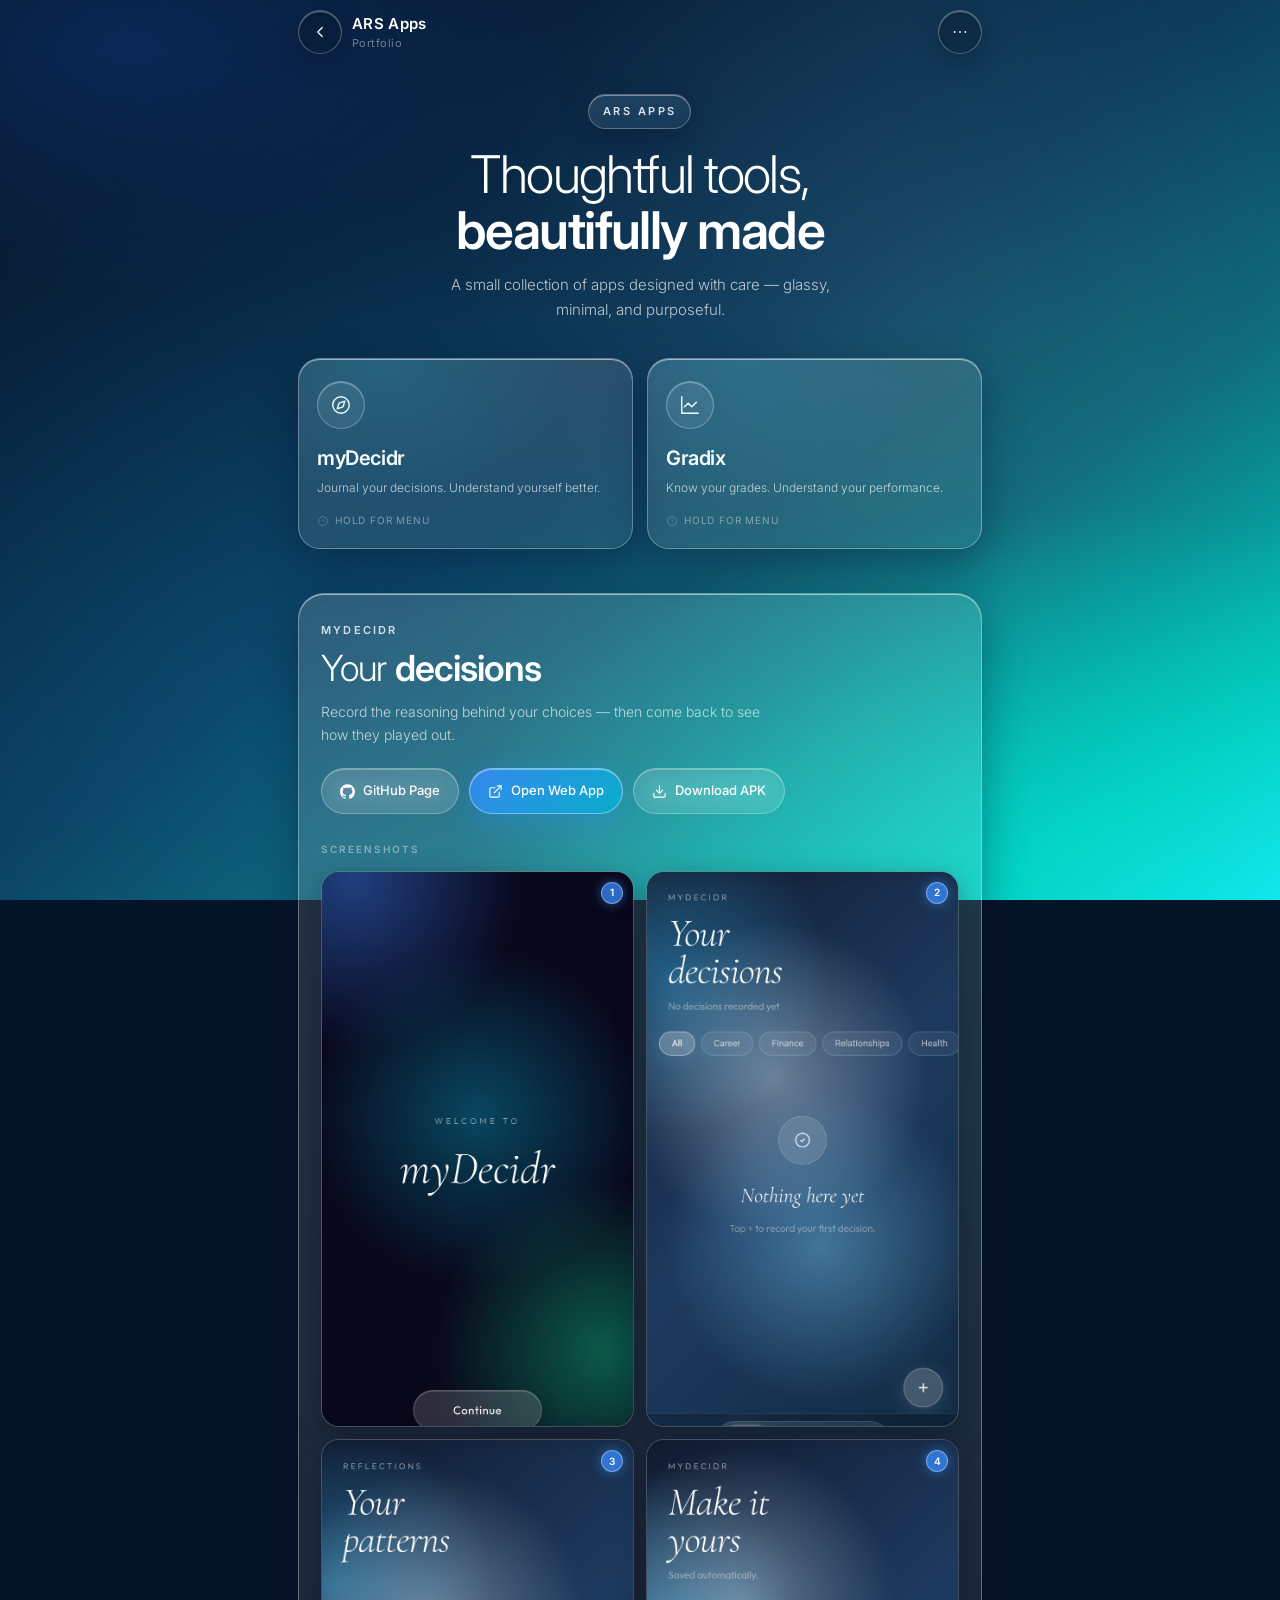
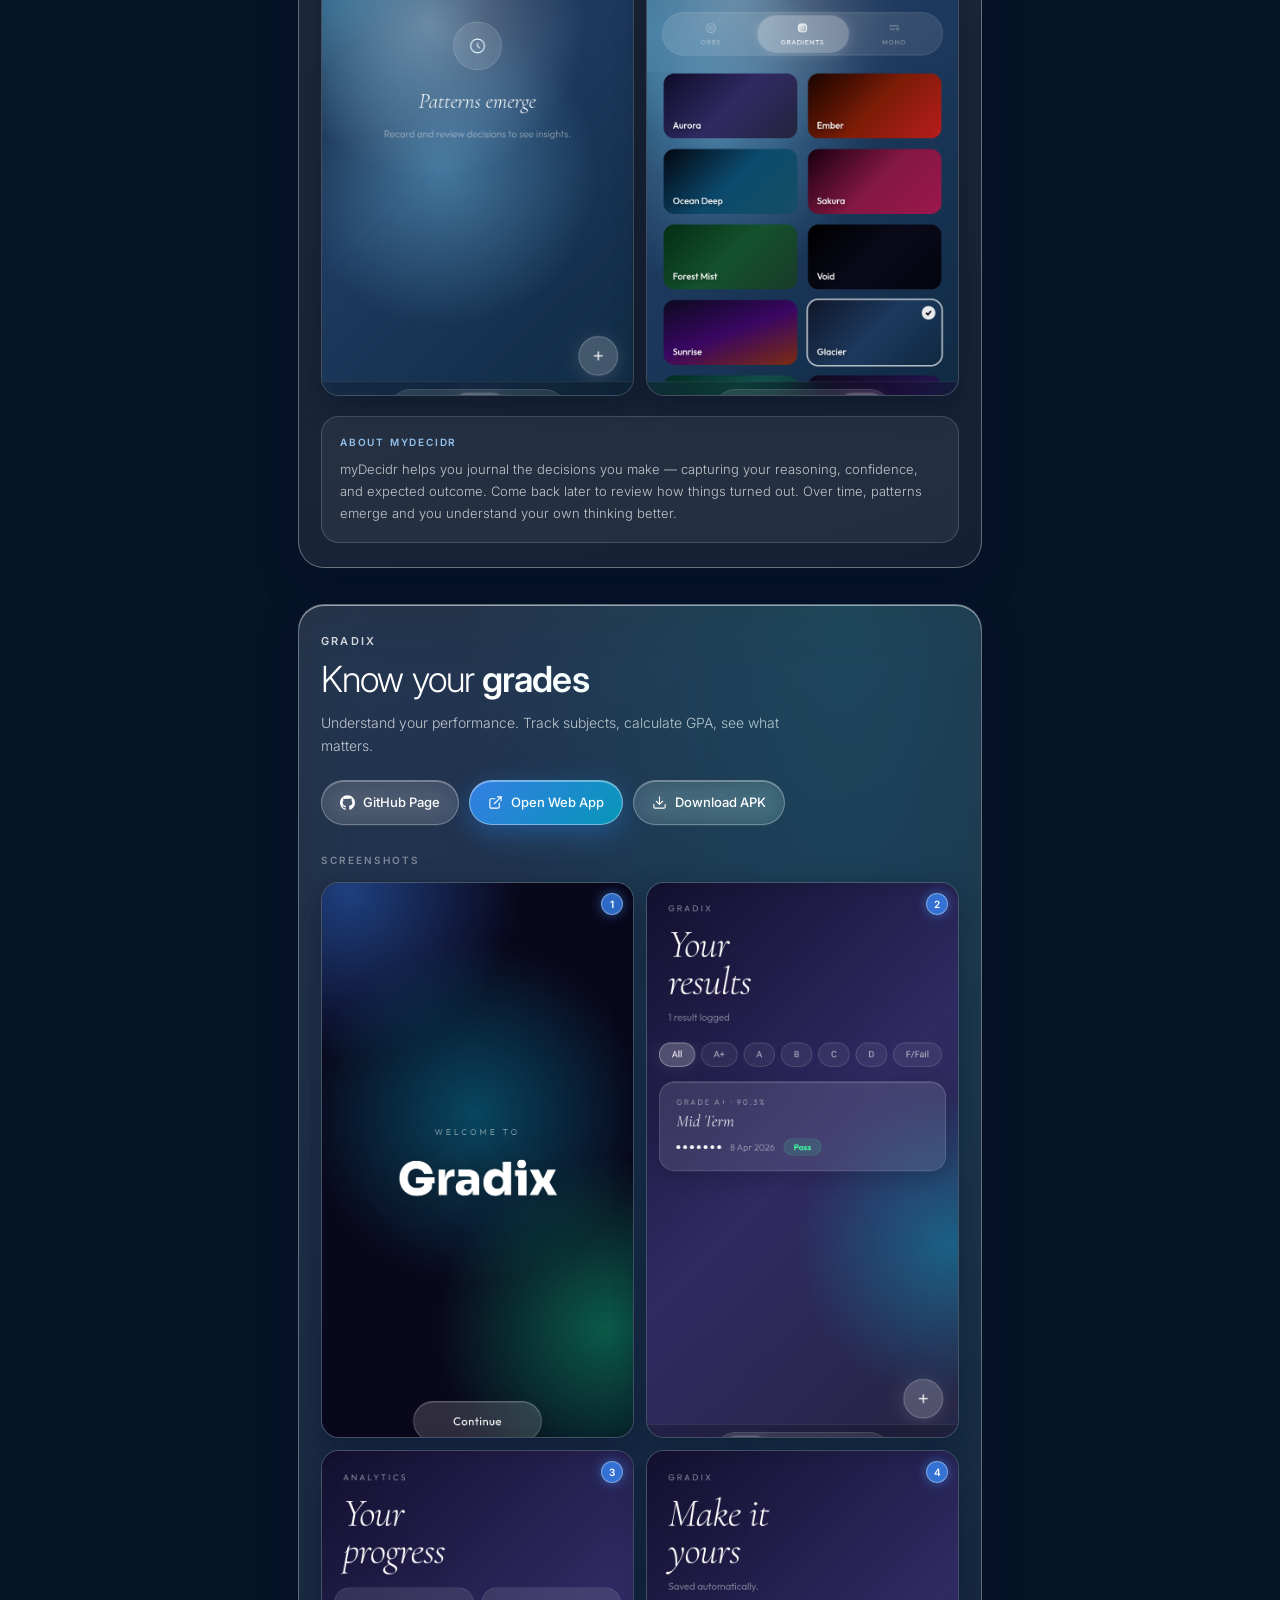
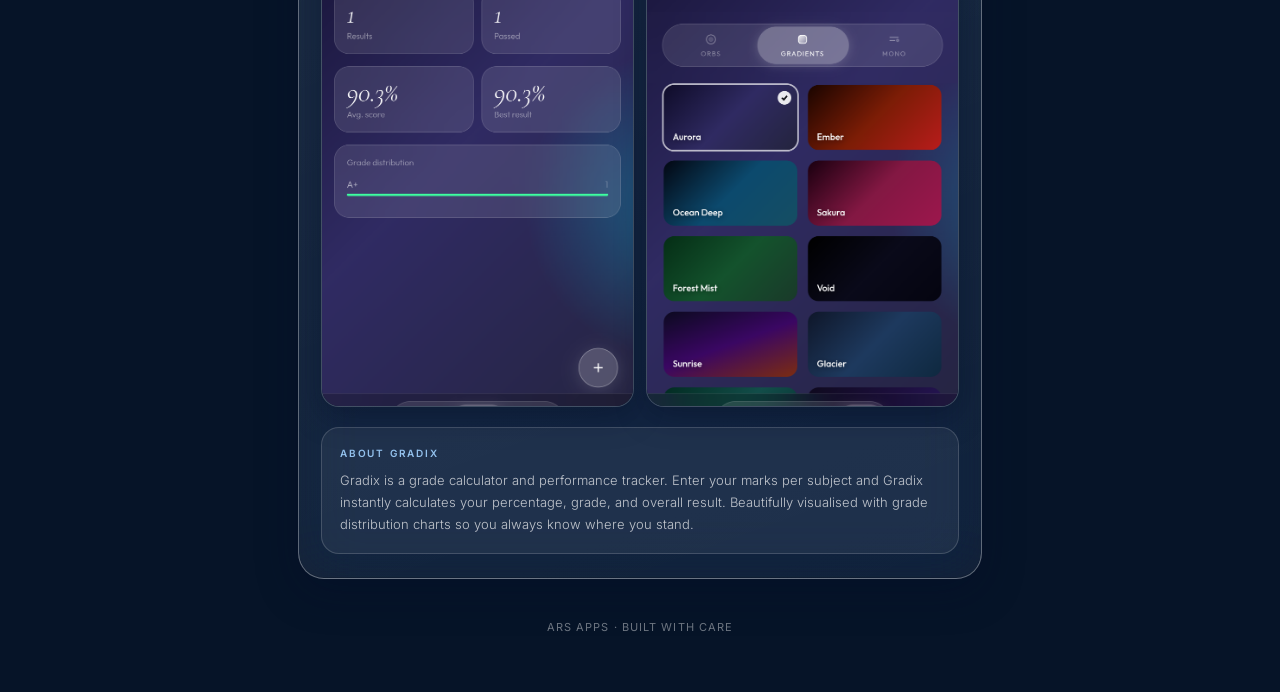
<file: index.html>
<!DOCTYPE html>
<html lang="en">
<head>
<meta charset="UTF-8">
<meta name="viewport" content="width=device-width, initial-scale=1.0, viewport-fit=cover">
<meta name="theme-color" content="#061428">
<meta name="description" content="ARS Apps — Thoughtful tools, beautifully made. myDecidr and Gradix.">
<title>ARS Apps</title>
<link rel="preconnect" href="https://fonts.googleapis.com">
<link rel="preconnect" href="https://fonts.gstatic.com" crossorigin>
<link href="https://fonts.googleapis.com/css2?family=Inter:wght@300;400;500;600;700&display=swap" rel="stylesheet">
<link rel="stylesheet" href="styles.css">
</head>
<body>
<div class="bg-stage" aria-hidden="true"></div>
<div class="bg-noise" aria-hidden="true"></div>

<div class="page">
  <nav class="nav enter" aria-label="ARS Apps">
    <div class="nav-brand">
      <button type="button" class="icon-btn" id="btn-top" aria-label="Back to top" title="Back to top">
        <svg width="18" height="18" viewBox="0 0 24 24" fill="none" stroke="currentColor" stroke-width="1.6" stroke-linecap="round" stroke-linejoin="round"><path d="M15 18l-6-6 6-6"/></svg>
      </button>
      <div>
        <div class="nav-brand-text">ARS Apps</div>
        <div class="nav-brand-sub">Portfolio</div>
      </div>
    </div>
    <div class="nav-actions">
      <button type="button" class="icon-btn" id="btn-overflow" aria-label="More options" aria-haspopup="menu">
        <svg width="18" height="18" viewBox="0 0 24 24" fill="none" stroke="currentColor" stroke-width="1.6" stroke-linecap="round"><circle cx="5" cy="12" r="1.2" fill="currentColor" stroke="none"/><circle cx="12" cy="12" r="1.2" fill="currentColor" stroke="none"/><circle cx="19" cy="12" r="1.2" fill="currentColor" stroke="none"/></svg>
      </button>
    </div>
  </nav>

  <header class="hero" id="top">
    <div class="hero-eyebrow glass-soft enter enter-d1">ARS Apps</div>
    <h1 class="hero-title enter enter-d2">Thoughtful tools,<br><strong>beautifully made</strong></h1>
    <p class="hero-sub enter enter-d3">A small collection of apps designed with care — glassy, minimal, and purposeful.</p>
  </header>

  <section class="apps enter enter-d4" aria-label="Apps">
    <button type="button" class="app-card glass" data-app="mydecidr"
      data-url="https://my-decidr-app-bmck.vercel.app"
      data-github="https://github.com/ars218/mydecidr"
      data-section="section-mydecidr"
      aria-label="myDecidr — long-press for options">
      <div class="app-card-icon" aria-hidden="true">
        <svg width="22" height="22" viewBox="0 0 24 24" fill="none" stroke="currentColor" stroke-width="1.5" stroke-linecap="round" stroke-linejoin="round"><circle cx="12" cy="12" r="9"/><path d="m16.2 7.8-2.1 6.3-6.3 2.1 2.1-6.3 6.3-2.1z"/></svg>
      </div>
      <div class="app-card-name">myDecidr</div>
      <div class="app-card-tag">Journal your decisions. Understand yourself better.</div>
      <div class="app-card-hint">
        <svg width="12" height="12" viewBox="0 0 24 24" fill="none" stroke="currentColor" stroke-width="1.5"><circle cx="12" cy="12" r="9"/><path d="M12 8v4l2.5 2.5"/></svg>
        Hold for menu
      </div>
    </button>

    <button type="button" class="app-card glass" data-app="gradix"
      data-url="https://gradix-app-mauve.vercel.app"
      data-github="https://github.com/ars218/gradix"
      data-section="section-gradix"
      aria-label="Gradix — long-press for options">
      <div class="app-card-icon" aria-hidden="true">
        <svg width="22" height="22" viewBox="0 0 24 24" fill="none" stroke="currentColor" stroke-width="1.5" stroke-linecap="round" stroke-linejoin="round"><path d="M3 3v18h18"/><path d="m19 9-5 5-4-4-4 4"/></svg>
      </div>
      <div class="app-card-name">Gradix</div>
      <div class="app-card-tag">Know your grades. Understand your performance.</div>
      <div class="app-card-hint">
        <svg width="12" height="12" viewBox="0 0 24 24" fill="none" stroke="currentColor" stroke-width="1.5"><circle cx="12" cy="12" r="9"/><path d="M12 8v4l2.5 2.5"/></svg>
        Hold for menu
      </div>
    </button>
  </section>

  <!-- myDecidr deep section -->
  <section class="section enter enter-d5" id="section-mydecidr">
    <div class="section-panel glass">
      <div class="section-eyebrow">myDecidr</div>
      <h2 class="section-title">Your <strong>decisions</strong></h2>
      <p class="section-lead">Record the reasoning behind your choices — then come back to see how they played out.</p>
      <div class="btn-row">
        <a class="btn btn-ghost" href="https://github.com/ars218/mydecidr" target="_blank" rel="noopener">
          <svg width="15" height="15" viewBox="0 0 24 24" fill="currentColor"><path d="M12 .297c-6.63 0-12 5.373-12 12 0 5.303 3.438 9.8 8.205 11.385.6.113.82-.258.82-.577 0-.285-.01-1.04-.015-2.04-3.338.724-4.042-1.61-4.042-1.61C4.422 18.07 3.633 17.7 3.633 17.7c-1.087-.744.084-.729.084-.729 1.205.084 1.838 1.236 1.838 1.236 1.07 1.835 2.809 1.305 3.495.998.108-.776.417-1.305.76-1.605-2.665-.3-5.466-1.332-5.466-5.93 0-1.31.465-2.38 1.235-3.22.135-.303-.54-1.523.105-3.176 0 0 1.005-.322 3.3 1.23.96-.267 1.98-.399 3-.405 1.02.006 2.04.138 3 .405 2.28-1.552 3.285-1.23 3.285-1.23.645 1.653.24 2.873.12 3.176.765.84 1.23 1.91 1.23 3.22 0 4.61-2.805 5.625-5.475 5.92.42.36.81 1.096.81 2.22 0 1.606-.015 2.896-.015 3.286 0 .315.21.69.825.57C20.565 22.092 24 17.592 24 12.297c0-6.627-5.373-12-12-12"/></svg>
          GitHub Page
        </a>
        <a class="btn btn-primary" href="https://my-decidr-app-bmck.vercel.app" target="_blank" rel="noopener">
          <svg width="15" height="15" viewBox="0 0 24 24" fill="none" stroke="currentColor" stroke-width="1.8" stroke-linecap="round" stroke-linejoin="round"><path d="M18 13v6a2 2 0 01-2 2H5a2 2 0 01-2-2V8a2 2 0 012-2h6"/><polyline points="15 3 21 3 21 9"/><line x1="10" y1="14" x2="21" y2="3"/></svg>
          Open Web App
        </a>
        <a class="btn btn-ghost" href="#" aria-label="Download myDecidr APK">
          <svg width="15" height="15" viewBox="0 0 24 24" fill="none" stroke="currentColor" stroke-width="1.8" stroke-linecap="round" stroke-linejoin="round"><path d="M21 15v4a2 2 0 01-2 2H5a2 2 0 01-2-2v-4M7 10l5 5 5-5M12 15V3"/></svg>
          Download APK
        </a>
      </div>
      <div class="ss-label">Screenshots</div>
      <div class="ss-grid">
        <div class="ss-tile" tabindex="0" data-ss-src="mydecidr-ss/1.png" data-ss-label="myDecidr screenshot 1" role="button" aria-label="myDecidr screenshot 1 — hold for options">
          <img src="mydecidr-ss/1.png" alt="myDecidr screenshot 1" loading="lazy">
          <span class="ss-badge">1</span>
        </div>
        <div class="ss-tile" tabindex="0" data-ss-src="mydecidr-ss/2.png" data-ss-label="myDecidr screenshot 2" role="button" aria-label="myDecidr screenshot 2 — hold for options">
          <img src="mydecidr-ss/2.png" alt="myDecidr screenshot 2" loading="lazy">
          <span class="ss-badge">2</span>
        </div>
        <div class="ss-tile" tabindex="0" data-ss-src="mydecidr-ss/3.png" data-ss-label="myDecidr screenshot 3" role="button" aria-label="myDecidr screenshot 3 — hold for options">
          <img src="mydecidr-ss/3.png" alt="myDecidr screenshot 3" loading="lazy">
          <span class="ss-badge">3</span>
        </div>
        <div class="ss-tile" tabindex="0" data-ss-src="mydecidr-ss/4.png" data-ss-label="myDecidr screenshot 4" role="button" aria-label="myDecidr screenshot 4 — hold for options">
          <img src="mydecidr-ss/4.png" alt="myDecidr screenshot 4" loading="lazy">
          <span class="ss-badge">4</span>
        </div>
      </div>
      <div class="about">
        <div class="about-label">About myDecidr</div>
        <p>myDecidr helps you journal the decisions you make — capturing your reasoning, confidence, and expected outcome. Come back later to review how things turned out. Over time, patterns emerge and you understand your own thinking better.</p>
      </div>
    </div>
  </section>

  <!-- Gradix deep section -->
  <section class="section" id="section-gradix">
    <div class="section-panel glass">
      <div class="section-eyebrow">Gradix</div>
      <h2 class="section-title">Know your <strong>grades</strong></h2>
      <p class="section-lead">Understand your performance. Track subjects, calculate GPA, see what matters.</p>
      <div class="btn-row">
        <a class="btn btn-ghost" href="https://github.com/ars218/gradix" target="_blank" rel="noopener">
          <svg width="15" height="15" viewBox="0 0 24 24" fill="currentColor"><path d="M12 .297c-6.63 0-12 5.373-12 12 0 5.303 3.438 9.8 8.205 11.385.6.113.82-.258.82-.577 0-.285-.01-1.04-.015-2.04-3.338.724-4.042-1.61-4.042-1.61C4.422 18.07 3.633 17.7 3.633 17.7c-1.087-.744.084-.729.084-.729 1.205.084 1.838 1.236 1.838 1.236 1.07 1.835 2.809 1.305 3.495.998.108-.776.417-1.305.76-1.605-2.665-.3-5.466-1.332-5.466-5.93 0-1.31.465-2.38 1.235-3.22.135-.303-.54-1.523.105-3.176 0 0 1.005-.322 3.3 1.23.96-.267 1.98-.399 3-.405 1.02.006 2.04.138 3 .405 2.28-1.552 3.285-1.23 3.285-1.23.645 1.653.24 2.873.12 3.176.765 0.84 1.23 1.91 1.23 3.22 0 4.61-2.805 5.625-5.475 5.92.42.36.81 1.096.81 2.22 0 1.606-.015 2.896-.015 3.286 0 .315.21.69.825.57C20.565 22.092 24 17.592 24 12.297c0-6.627-5.373-12-12-12"/></svg>
          GitHub Page
        </a>
        <a class="btn btn-primary" href="https://gradix-app-mauve.vercel.app" target="_blank" rel="noopener">
          <svg width="15" height="15" viewBox="0 0 24 24" fill="none" stroke="currentColor" stroke-width="1.8" stroke-linecap="round" stroke-linejoin="round"><path d="M18 13v6a2 2 0 01-2 2H5a2 2 0 01-2-2V8a2 2 0 012-2h6"/><polyline points="15 3 21 3 21 9"/><line x1="10" y1="14" x2="21" y2="3"/></svg>
          Open Web App
        </a>
        <a class="btn btn-ghost" href="#" aria-label="Download Gradix APK">
          <svg width="15" height="15" viewBox="0 0 24 24" fill="none" stroke="currentColor" stroke-width="1.8" stroke-linecap="round" stroke-linejoin="round"><path d="M21 15v4a2 2 0 01-2 2H5a2 2 0 01-2-2v-4M7 10l5 5 5-5M12 15V3"/></svg>
          Download APK
        </a>
      </div>
      <div class="ss-label">Screenshots</div>
      <div class="ss-grid">
        <div class="ss-tile" tabindex="0" data-ss-src="gradix-ss/1.png" data-ss-label="Gradix screenshot 1" role="button" aria-label="Gradix screenshot 1 — hold for options">
          <img src="gradix-ss/1.png" alt="Gradix screenshot 1" loading="lazy">
          <span class="ss-badge">1</span>
        </div>
        <div class="ss-tile" tabindex="0" data-ss-src="gradix-ss/2.png" data-ss-label="Gradix screenshot 2" role="button" aria-label="Gradix screenshot 2 — hold for options">
          <img src="gradix-ss/2.png" alt="Gradix screenshot 2" loading="lazy">
          <span class="ss-badge">2</span>
        </div>
        <div class="ss-tile" tabindex="0" data-ss-src="gradix-ss/3.png" data-ss-label="Gradix screenshot 3" role="button" aria-label="Gradix screenshot 3 — hold for options">
          <img src="gradix-ss/3.png" alt="Gradix screenshot 3" loading="lazy">
          <span class="ss-badge">3</span>
        </div>
        <div class="ss-tile" tabindex="0" data-ss-src="gradix-ss/4.png" data-ss-label="Gradix screenshot 4" role="button" aria-label="Gradix screenshot 4 — hold for options">
          <img src="gradix-ss/4.png" alt="Gradix screenshot 4" loading="lazy">
          <span class="ss-badge">4</span>
        </div>
      </div>
      <div class="about">
        <div class="about-label">About Gradix</div>
        <p>Gradix is a grade calculator and performance tracker. Enter your marks per subject and Gradix instantly calculates your percentage, grade, and overall result. Beautifully visualised with grade distribution charts so you always know where you stand.</p>
      </div>
    </div>
  </section>

  <footer class="footer">ARS Apps · Built with care</footer>
</div>

<!-- Context menu overlay -->
<div class="menu-backdrop" id="menu-backdrop" hidden></div>
<div class="ctx-menu glass" id="ctx-menu" role="menu" aria-hidden="true" hidden>
  <div class="ctx-menu-anchor" aria-hidden="true">
    <svg width="12" height="12" viewBox="0 0 24 24" fill="currentColor"><circle cx="12" cy="5" r="1.5"/><circle cx="12" cy="12" r="1.5"/><circle cx="12" cy="19" r="1.5"/></svg>
  </div>
  <div class="ctx-capsule" id="ctx-capsule" aria-hidden="true"></div>
  <ul class="ctx-list" id="ctx-list"></ul>
</div>
<div class="toast" id="toast" role="status" aria-live="polite"></div>

<script src="app.js"></script>
</body>
</html>
</file>
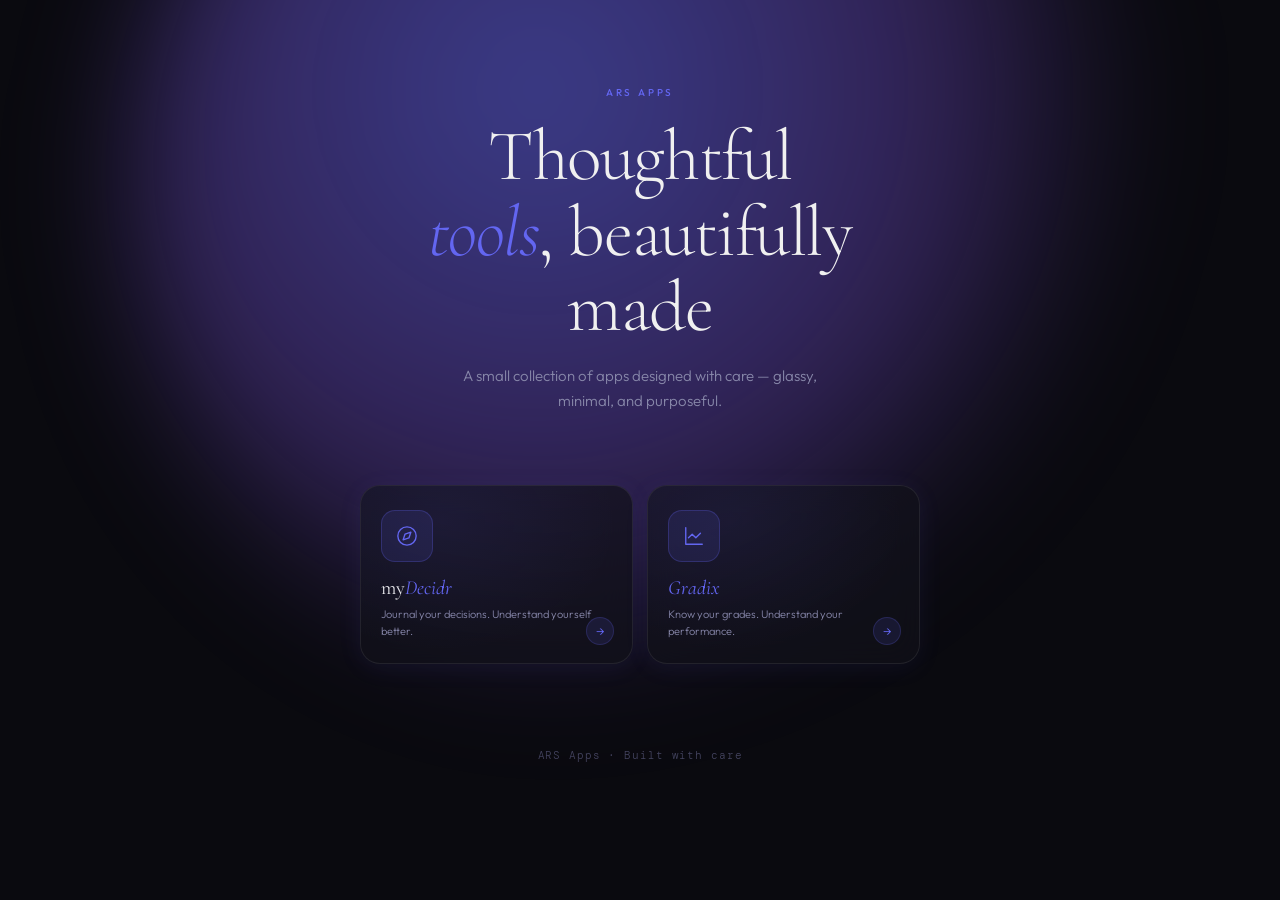
<file: index.legacy.html>
<!DOCTYPE html>
<html lang="en"><head><meta charset="UTF-8"><title>ARS Apps (legacy backup)</title>
<meta name="description" content="Backup of pre-liquid-glass ARS Apps index.html"></head>
<body>
<script>
(async()=>{
  const b64="H4sIANqlsmoC/+1cWXPbSJJ+16+oocMjspuAcPPQMSNLGtvbtuWQ5Z7ppw0QKJJo4VoAlMRmKGKe9nljY/a37Pv+lP4lm1lVuEEdbq/X0WNbB1BnVlYeX2YVdfCH0/OTy5/en5FlFvhHOwf4i/h2uDjs0bCHBdR24VdAM5s4SztJaXbY+3j5F2ncy4tDO6CHvWuP3sRRkvWIE4UZDaHZjedmy0OXXnsOldjLkHihl3m2L6WO7dNDVVaGJO8pzb3s0ImuadIYOlvSgEpO5EdJZfRnig3/59g28zKfHh1ffCDHcZwe7PH3nQPfC6/IMqHzw94yy+J0urc3h+6pvIiihU/t2EtlJwr2nDTV/jS3A89fH55ESRAldph9/9JO7CAK3amX2f7wZrHM/qwMdUXZV4YG+2nBT5WVqKxExZI/inHOVxmsZ8q6YRNsYMJ3pcnp2+/fRmFUa5PXvfft9dz2ku9PvTSG5xoRfPpRZWJ4/qPLWx6mN3bcIwn1D3tptvZpuqQ0Qzaxt6Od74bfTaczOo8Sik/[base64]/NGiryqN5gy8Yp5Zpjz/elxHa9VTqdTCbx7f4OyA3aluEsctcoO4EXSkvqgTxPVUV5jv1mtnO1SKIVaNy1nfRRuth4TPFFEe40K0Q9lriuiCpkWll1w8dGrUKSbujsyoMOWJUGIL9LlGbYDrBFHnDGxVZoeuYgGdLtdOm5Lg0Z2XvfkV//8Xf4IucXL8iL45MfXl6cf3x3mpd+t7fzLEpmuKg4SsG6ReF07t3yIbMonkqaeX2DLz4FeTL5YjOQhRRUMJiyJ9/O6N/6ElSyJTBjOR0rvJ/gU/4q9FPw12wxDyvAwi7wN4hx3/ESx6fEzoihPMfvIWmJq2kOSFGh6pPhBCss0IkBMUyoYFTGdgIDkpGgcu75YDqmM3+V9C0lvmWFceSBgU4keg1N02kYhUxMf5G80KW3U7YddugFNmMUMO79yk8pGacEJRRaSdEqAzcxR09BcQf+fEXXc9AZmpK8OTIbyEXJ2WznJGFOpg/yHYG2eNl6Ko/MO+hqPqqbrIzKnupdXRbeH788+1AVgdheUGkZBXTIH4O1Sx3PTcQr243bmpCAhQYmXNfYw8xUXTeul1iWKznn511lPtl2cJTGtPVSPrso21SGm/[base64]/ogmWLux4qmrcpCIr2OybJ3W3+OqbdpV71tKEAhygU1UXjVdJCq2Fdlc5CqMRVREMrZkmPnTFGVT4cR8jWo6g4o8HhfHkO2/7PtGaolrjzXSJdn3T9iKC2GoFn2hQ6U3S68UGWQqePgE4iQiIVwIN7qbDDaHLHexXOAiCv1/1SYjYfJqhkUQvjjyUZEWlwX6LxpomvDp/[base64]/[base64]/zArqeVYqFg2Jo0e7yC0Do9mcIdQn1qgpro51epTZ/aiYcPVx2GthieqzWHW57AT4a071aTmkAhJ+BjijQuCNq4JQv76UFj5yXLwWcRgC1JoA9WKZSyJ3wIR60pNmjzesviB8OI3SyC/5UsxMASUdnx6dtF0pU2YZoxzk6pbW2Fap2W9Kwf8+vGbalU0lJH8NA0VEA6YBUIFGG6s/HYMt82yNKl8CoorOqZ+tLDDpy4QlXRowPo0a/v62rTcb1zqyzbqiMvQuhAX0YVFrWY7Xr95Q158vLw8f1dNesizLJQaspcrOIN/[base64]/heS2h10mvcFnWYX7Gry5qGYCjOpZVJe7Yiv0JQYnaZENdmcoAdvI8zmFVPnMWdDAyQvDGmyeUQU2nR4TPVcL+EKNOUC0ko9M+eTK0DhnJApqZRFsUhs5yc+XT7qsRGaiPrM58XwmJbioHDzEPy3uhPk9YNas3ZWVcxTpFrq4q5soTs/Hn5kchjZ3DomUapzS2nQnn78eWYX8+lauWuIf2qykKfYBaVVMnkPlx+fCzMKLUU1Pj4lCquaOTz30MSkhQPISQSpYiBrI0iqkdstt7gIzD9ugW5Fpjm+LabY5JmF1jIwNLtXXosx5BtL2eT+5XmleJwXj2vFhimKDbNaPMpbj/[base64]/vm6k2Fzv2nNpFT+pW4xtZTuKTW8HOGb9SE1i13fyUzVRxnUuF5gKfX85P7+skzePokyg3M4sX0MCHpFDdr1gcK/KtDddYUm9GqUv35z/lRyfnJy9uyRvXr87q2mT8JqwOyViyc+Uc7PysEfr8JrdSacGrhcnJ93JB1zCByeJMFdDrym4vlXm+WDUGeW86MFLKUyjKnGNaE/M1mlZGfG06u7y6WQv7LzegrmZu52DPXEB82BP3KrFy3BHOzsHf5AkchzM8AQLrzgRSYJKEGfiuYc9KOgdHezBa9701//6jy/2BVsC/9jVA8xs73zJuet8KC489YiDRvWwx4/BekdAI2sliosrEawG6kD6w1qlSJn3KleGsY1ovlRrjZnL7x1dLqMViPt85R/MkqMDGhxlUeRDT3gakhkFKfag0l9jdWC7FHZZFSPGtQHTFWzoMUkDTPGBUvvcWZFoTmyghbg0BdNAXVC3bEnA+1Dy69//QZgnWQ8x7PGg65DYoUviVQK4gMLE8sFezDghJKXOk/ykPGcJilGwPmVXxXAKl/GaVTV6YWUPsInje87VYQ+wyc172In+bn7TbHcgBu3uy04hixa4G9cLbkgOe5rWE1aEP+NN8BfR7WEPVV8z4KvHAO5hDzWoR9Isia7oYc9ZJXhoe8JvhPNSSYypymZRhHbLsePDHrNLteKfIy+slINewrBtbweaF9uwCyB/b1WNaLYKNokZJsJoVI7zAm6tiPZLb6/sE6iWDOsYySNL0mSotmTdkvAHYa/4g7+yCnxl/feASQVT+Ybew2E8qOgdBWsQynwpjzqz6B1xAWAy/PA0mb3oHf1LtEpCsLVr+E1QAFIQ3VQmH0Ow8GmGMolVKfXnoBTofOSHR2bHbb2jX//9PyttS0EW8vqSXWL8RGnlNyD/aWRVJ/q1Ol6q47o0TshEMokpGfifGJ8qak8XNL53TxG0H8LohksZbh1tixgBnIre1YZQ9zfK2DarySFb6SbI//w3ebECRF6aZtEx7///5aDBlp+dvD69+CqcdO4ZuGcO7YKf/OZur626+W3LTtVFp1lV3IpSqkaplPj8OZRSq9n8CRj1VybafnXiSyNpROC7qTfH4MhRPnYaStRaIt4ZRUud291C+qC202cjjCEcXHahmeYlgOrYnYimdrjdO/[base64]/sgIMVRDXKQaMPSY6YRUasB6HN3EU3AUcp/IoWwb2tkwdkSKwYKQjMmRkwEJNmfFOw/knKsk7oyAYuFfIM/DosqWZuPARPk802DXAk/IYOygT9qDxTsg3iwkAzjURj0gOLhqYZcoatAHB0kyQnRNNkU0L2sKyJhpKMGy6KZ40JqgKSqo2knIp5V9NE0nISy97tZoRtOkF3LC3amqwlrhiSmh1ZoFzJV/TxKE+XrN5grKKiwm/WV0/1X+AzOnXlg0MQ5mC/SLgTiqvkvbjuHiFt6XFEFvkr9HS8euosDDcI6Kp/McEm7DqWxWqlB5Zq9z/3Wowvwrv8Ftvb8F5DCb4r3SGzuqePXj2f278PpGbsHbVvDbu4+a1ZLwF9VR8UAQAutxzmz92MOM0ugn9yHbJ8fsfmsx4ABd2XJhoOOktjVnGtnf0oSza4smaFxJ6IhASoVA5AASieSy0bQR+yF7dMy9YkDRxICIQ3k9K0z1VjsNFEV/wVB/7aGb1Y5rR7Ge8VICfbGaf1N6vf5CsOkmVFnGM0TtS60C9EuK1V6Z9rpVpX2Jl2hNWpn+ulelfYmX6E1ZmfK6VGV9iZcbWlT1gAGqnTNtVvzw/6k47lKc4EGPiC2mFBg0EXpywlEgfTK4PoSngbfKzSM4gIC/gPKsJ7CueRXTsOFsliNMZQC9g+xDvw8w9Fw+OeWqR3uL9IQ7JEbbL5KQA75g9TxDCw9LByAsUD8OkBEYPBY4n53irOvMCGBFsOHQBamhAwXUTEcWTVSOoB6PMRrrioYRIIMVPCtcLzkC4XmZ4v4o4/eXF8enrv30VUTrPiH2L0btj9Dxh9fkj9Hzkx8TnRRIsD9J5LuzxEXozZ3Zf5q53VM+o4Rww7WXCPga7YrY2BTth+84KDQB5+f54yIL4m6UNpotpePpFo3chw99i92+x+7fY/auJ3blWssA9sFfX9Fvk/i1y/xa5f97IXejY7y5uL9f1+4ray3X9vmL2cl3/pBF7I1DYHq+L6wteSmx+pF0g6Sjhd3lK9I0fhHGuIPQlZ3g/kGN38IZXKbbKwTjrlQ8bIsrP/HWJz9PimByxN7juIZ+Xh/fIfbyAlNB05UOs/qK8wSSukntpfgeJkwtblSXebMU4iH8LMktJGrEo3vZv7HVKrjBcuYEAhLJSFnc8OXoXC7ovdgfJ9OLsaGe+Cvl+FoEohk0Dwj6+FTmrANYt/9uKJusPFG9ZRQlEgf3dx/2trt2BDNtxZjvLfkwOj0gsM0LfABfkhAbAv/4uv4G2O+Afcc9nBHxz5lN8fLF+7fZ32aC75Hv25ywHlWFs1y3H4Je2Qze6wY8jRb5/GeHHr1j53h5IhLdY0ESIbvn3ujCgTWl26QUUZK3fHyCt+LfTLljD/mBITIVfmCzYVa0m4u9vpBlhN7TJ4X2sExcdd8W9cNYrgi4hvSGvUVSFhp3PUpqAhPX7ME7i0ZSRtWFyIEoK7vZBIr1KPSHenPSp7KXliOFiUNR2rJfKHFY2eeuFu7B+j3xHxpyRYvxIXoURJ7Gf9y3q79jvO/Z+NySbDLAVCJjvTokiq7ycsapYAfUZ9QBx2yKCJOzjjMV8/mD/Ttxg3WNbgTf/Ec/sFIwH4s/wD5DgSDQENu6enr894Xfl30BL6u4OK7sIowFEEkpxsMevlR7s8b/p+r8Ap/vM5FUAAA==";
  const bin=Uint8Array.from(atob(b64),c=>c.charCodeAt(0));
  const html=await new Response(new Blob([bin]).stream().pipeThrough(new DecompressionStream("gzip"))).text();
  document.open(); document.write(html); document.close();
})();
</script>
</body></html>
</file>
<file: styles.css>
*,*::before,*::after{box-sizing:border-box;margin:0;padding:0}

:root{
  --navy:#061428;
  --navy-mid:#0a2a4a;
  --teal:#00d4c8;
  --cyan:#1ae0ff;
  --glass:rgba(255,255,255,.10);
  --glass-strong:rgba(255,255,255,.16);
  --glass-edge:rgba(255,255,255,.32);
  --glass-highlight:rgba(255,255,255,.55);
  --text:#ffffff;
  --text-muted:rgba(255,255,255,.72);
  --text-dim:rgba(255,255,255,.42);
  --capsule:rgba(56,140,255,.55);
  --capsule-glow:rgba(64,156,255,.65);
  --shadow:rgba(0,12,40,.35);
  --spring:cubic-bezier(.34,1.45,.64,1);
  --ease:cubic-bezier(.32,.72,.24,1);
  --safe-top:env(safe-area-inset-top,0px);
  --safe-bottom:env(safe-area-inset-bottom,0px);
  --nav-h:64px;
  --radius:22px;
  --font:Inter,system-ui,-apple-system,BlinkMacSystemFont,"Segoe UI",sans-serif;
}

html{scroll-behavior:smooth}
@media (prefers-reduced-motion:reduce){
  html{scroll-behavior:auto}
  *,*::before,*::after{
    animation-duration:.01ms!important;
    animation-iteration-count:1!important;
    transition-duration:.01ms!important;
  }
}

body{
  min-height:100%;
  font-family:var(--font);
  font-weight:400;
  color:var(--text);
  background:var(--navy);
  -webkit-font-smoothing:antialiased;
  -moz-osx-font-smoothing:grayscale;
  overflow-x:hidden;
  line-height:1.5;
}

/* ── Diagonal liquid gradient ── */
.bg-stage{
  position:fixed;
  inset:0;
  z-index:0;
  pointer-events:none;
  background:
    radial-gradient(ellipse 90% 70% at 85% 95%, rgba(0,230,210,.55) 0%, transparent 55%),
    radial-gradient(ellipse 70% 55% at 10% 5%, rgba(8,40,90,.9) 0%, transparent 50%),
    linear-gradient(145deg,
      #03101f 0%,
      #061e3a 22%,
      #0a3a5c 48%,
      #0c6a7a 68%,
      #00c4b8 88%,
      #1ae8ff 100%);
}
.bg-stage::after{
  content:"";
  position:absolute;
  inset:0;
  background:
    radial-gradient(circle at 70% 30%, rgba(255,255,255,.06), transparent 40%),
    radial-gradient(circle at 20% 80%, rgba(0,200,255,.12), transparent 45%);
  opacity:.9;
}
.bg-noise{
  position:fixed;
  inset:0;
  z-index:0;
  pointer-events:none;
  opacity:.035;
  background-image:url("data:image/svg+xml,%3Csvg viewBox='0 0 200 200' xmlns='http://www.w3.org/2000/svg'%3E%3Cfilter id='n'%3E%3CfeTurbulence type='fractalNoise' baseFrequency='0.9' numOctaves='4' stitchTiles='stitch'/%3E%3C/filter%3E%3Crect width='100%25' height='100%25' filter='url(%23n)'/%3E%3C/svg%3E");
  background-size:180px 180px;
}

.page{
  position:relative;
  z-index:1;
  max-width:720px;
  margin:0 auto;
  padding:0 18px calc(48px + var(--safe-bottom));
}

/* ── Glass utilities ── */
.glass{
  background:linear-gradient(160deg, rgba(255,255,255,.14), rgba(255,255,255,.06));
  border:1px solid var(--glass-edge);
  box-shadow:
    0 12px 40px var(--shadow),
    inset 0 1px 0 var(--glass-highlight),
    inset 0 -1px 0 rgba(0,0,0,.12);
  -webkit-backdrop-filter:blur(28px) saturate(1.55);
  backdrop-filter:blur(28px) saturate(1.55);
}
.glass-soft{
  background:linear-gradient(160deg, rgba(255,255,255,.11), rgba(255,255,255,.05));
  border:1px solid rgba(255,255,255,.26);
  box-shadow:
    0 10px 32px var(--shadow),
    inset 0 1px 0 rgba(255,255,255,.4);
  -webkit-backdrop-filter:blur(22px) saturate(1.4);
  backdrop-filter:blur(22px) saturate(1.4);
}

/* ── Sticky glass nav ── */
.nav{
  position:sticky;
  top:0;
  z-index:50;
  display:flex;
  align-items:center;
  justify-content:space-between;
  gap:12px;
  padding:calc(10px + var(--safe-top)) 4px 12px;
  margin:0 -4px;
}
.nav-brand{
  display:flex;
  align-items:center;
  gap:10px;
  min-width:0;
}
.nav-brand-text{
  font-size:15px;
  font-weight:600;
  letter-spacing:.02em;
  white-space:nowrap;
}
.nav-brand-sub{
  font-size:11px;
  color:var(--text-dim);
  font-weight:400;
  letter-spacing:.04em;
}
.nav-actions{display:flex;gap:10px;align-items:center}

.icon-btn{
  width:44px;
  height:44px;
  border-radius:50%;
  display:grid;
  place-items:center;
  color:var(--text);
  cursor:pointer;
  border:1px solid rgba(255,255,255,.28);
  background:rgba(8,20,40,.35);
  -webkit-backdrop-filter:blur(20px) saturate(1.4);
  backdrop-filter:blur(20px) saturate(1.4);
  box-shadow:
    0 8px 24px rgba(0,10,30,.28),
    inset 0 1px 0 rgba(255,255,255,.35);
  transition:transform .22s var(--spring), box-shadow .25s var(--ease), background .2s;
  -webkit-appearance:none;
  appearance:none;
  padding:0;
  flex-shrink:0;
}
.icon-btn:hover{
  transform:translateY(-1px) scale(1.04);
  box-shadow:0 12px 28px rgba(0,20,50,.35), 0 0 24px rgba(26,224,255,.18), inset 0 1px 0 rgba(255,255,255,.45);
  background:rgba(12,30,55,.45);
}
.icon-btn:active{transform:scale(.94)}
.icon-btn:focus-visible{
  outline:2px solid var(--cyan);
  outline-offset:3px;
}
.icon-btn svg{display:block}

/* ── Hero ── */
.hero{
  padding:28px 4px 8px;
  text-align:center;
}
.hero-eyebrow{
  display:inline-flex;
  align-items:center;
  gap:8px;
  font-size:11px;
  font-weight:600;
  letter-spacing:.22em;
  text-transform:uppercase;
  color:rgba(255,255,255,.85);
  margin-bottom:18px;
  padding:8px 14px;
  border-radius:999px;
}
.hero-title{
  font-size:clamp(34px,8vw,52px);
  font-weight:300;
  letter-spacing:-.03em;
  line-height:1.08;
  margin-bottom:14px;
}
.hero-title strong{font-weight:600}
.hero-sub{
  font-size:15px;
  color:var(--text-muted);
  max-width:380px;
  margin:0 auto;
  font-weight:300;
  line-height:1.65;
}

/* Entrance motion */
.enter{
  opacity:0;
  transform:translateY(18px) scale(.97);
  filter:blur(8px);
  animation:enterIn .85s var(--spring) forwards;
}
.enter-d1{animation-delay:.08s}
.enter-d2{animation-delay:.18s}
.enter-d3{animation-delay:.28s}
.enter-d4{animation-delay:.38s}
.enter-d5{animation-delay:.48s}
@keyframes enterIn{
  to{opacity:1;transform:none;filter:blur(0)}
}

/* ── App cards ── */
.apps{
  display:grid;
  grid-template-columns:1fr 1fr;
  gap:14px;
  padding:28px 0 8px;
}
@media (max-width:420px){.apps{grid-template-columns:1fr}}

.app-card{
  position:relative;
  border-radius:var(--radius);
  padding:22px 18px 20px;
  cursor:pointer;
  user-select:none;
  -webkit-user-select:none;
  touch-action:manipulation;
  transition:transform .28s var(--spring), box-shadow .28s var(--ease), border-color .2s;
  overflow:hidden;
  text-align:left;
  color:inherit;
  font:inherit;
  width:100%;
  display:block;
  -webkit-appearance:none;
  appearance:none;
}
.app-card::before{
  content:"";
  position:absolute;
  inset:0;
  background:radial-gradient(ellipse at 25% 0%, rgba(26,224,255,.14), transparent 55%);
  pointer-events:none;
}
.app-card:hover{
  transform:translateY(-4px);
  box-shadow:
    0 18px 48px rgba(0,20,50,.4),
    0 0 40px rgba(26,224,255,.18),
    inset 0 1px 0 rgba(255,255,255,.5);
  border-color:rgba(255,255,255,.42);
}
.app-card:active{transform:scale(.975)}
.app-card:focus-visible{
  outline:2px solid var(--cyan);
  outline-offset:3px;
}
.app-card.is-pressing{
  transform:scale(.97);
  box-shadow:0 0 0 1px rgba(64,156,255,.5), 0 0 28px rgba(64,156,255,.35);
}
.app-card-icon{
  width:48px;height:48px;border-radius:50%;
  display:grid;place-items:center;
  margin-bottom:14px;
  background:rgba(255,255,255,.08);
  border:1px solid rgba(255,255,255,.28);
  box-shadow:inset 0 1px 0 rgba(255,255,255,.35);
  color:#fff;
}
.app-card-name{
  font-size:20px;
  font-weight:600;
  letter-spacing:-.02em;
  margin-bottom:6px;
}
.app-card-tag{
  font-size:12px;
  color:var(--text-muted);
  font-weight:300;
  line-height:1.5;
  margin-bottom:16px;
}
.app-card-hint{
  font-size:10px;
  letter-spacing:.08em;
  text-transform:uppercase;
  color:var(--text-dim);
  display:flex;
  align-items:center;
  gap:6px;
}
.app-card-hint svg{opacity:.7}

/* ── Sections ── */
.section{
  margin-top:36px;
  scroll-margin-top:calc(var(--nav-h) + 12px);
}
.section-panel{
  border-radius:26px;
  padding:28px 22px 24px;
  position:relative;
  overflow:hidden;
}
.section-panel::before{
  content:"";
  position:absolute;
  inset:0;
  background:radial-gradient(ellipse at 80% 0%, rgba(0,212,200,.12), transparent 50%);
  pointer-events:none;
}
.section-eyebrow{
  font-size:11px;
  font-weight:600;
  letter-spacing:.2em;
  text-transform:uppercase;
  color:rgba(255,255,255,.8);
  margin-bottom:10px;
}
.section-title{
  font-size:clamp(28px,6vw,36px);
  font-weight:300;
  letter-spacing:-.025em;
  line-height:1.1;
  margin-bottom:12px;
}
.section-title strong{font-weight:600}
.section-lead{
  font-size:14px;
  color:var(--text-muted);
  font-weight:300;
  line-height:1.65;
  max-width:460px;
  margin-bottom:22px;
}
.btn-row{
  display:flex;
  flex-wrap:wrap;
  gap:10px;
  margin-bottom:28px;
}
.btn{
  display:inline-flex;
  align-items:center;
  gap:8px;
  padding:12px 18px;
  border-radius:999px;
  font-family:var(--font);
  font-size:13px;
  font-weight:500;
  text-decoration:none;
  color:var(--text);
  cursor:pointer;
  border:1px solid rgba(255,255,255,.28);
  transition:transform .2s var(--spring), box-shadow .2s, background .2s;
  -webkit-appearance:none;
  appearance:none;
}
.btn:focus-visible{outline:2px solid var(--cyan);outline-offset:2px}
.btn:hover{transform:translateY(-1px)}
.btn:active{transform:scale(.97)}
.btn-primary{
  background:linear-gradient(135deg, rgba(56,140,255,.85), rgba(0,180,220,.75));
  border-color:rgba(255,255,255,.4);
  box-shadow:0 8px 28px rgba(40,140,255,.35), inset 0 1px 0 rgba(255,255,255,.4);
}
.btn-primary:hover{box-shadow:0 12px 36px rgba(40,160,255,.45), inset 0 1px 0 rgba(255,255,255,.5)}
.btn-ghost{
  background:rgba(255,255,255,.08);
  -webkit-backdrop-filter:blur(12px);
  backdrop-filter:blur(12px);
  box-shadow:inset 0 1px 0 rgba(255,255,255,.3);
}
.btn-ghost:hover{background:rgba(255,255,255,.14)}

.ss-label{
  font-size:10px;
  font-weight:600;
  letter-spacing:.2em;
  text-transform:uppercase;
  color:var(--text-dim);
  margin-bottom:14px;
}
.ss-grid{
  display:grid;
  grid-template-columns:1fr 1fr;
  gap:12px;
}
.ss-tile{
  position:relative;
  border-radius:18px;
  overflow:hidden;
  border:1px solid rgba(255,255,255,.22);
  background:rgba(0,20,40,.35);
  aspect-ratio:9/16;
  box-shadow:0 10px 30px rgba(0,10,30,.35);
  cursor:pointer;
  transition:transform .25s var(--spring), box-shadow .25s;
  touch-action:manipulation;
  user-select:none;
  -webkit-user-select:none;
}
.ss-tile:hover{
  transform:translateY(-3px) scale(1.01);
  box-shadow:0 16px 40px rgba(0,20,50,.45), 0 0 28px rgba(26,224,255,.15);
}
.ss-tile:focus-visible{outline:2px solid var(--cyan);outline-offset:2px}
.ss-tile img{
  width:100%;height:100%;
  object-fit:cover;
  display:block;
  pointer-events:none;
}
.ss-badge{
  position:absolute;
  top:10px;right:10px;
  width:22px;height:22px;
  border-radius:50%;
  display:grid;place-items:center;
  font-size:10px;font-weight:600;
  background:rgba(56,140,255,.75);
  border:1px solid rgba(255,255,255,.35);
  box-shadow:0 0 12px rgba(64,156,255,.5);
}

.about{
  margin-top:20px;
  padding:18px 18px;
  border-radius:18px;
  background:rgba(255,255,255,.06);
  border:1px solid rgba(255,255,255,.16);
}
.about-label{
  font-size:10px;
  font-weight:600;
  letter-spacing:.18em;
  text-transform:uppercase;
  color:rgba(160,210,255,.9);
  margin-bottom:8px;
}
.about p{
  font-size:13px;
  color:var(--text-muted);
  font-weight:300;
  line-height:1.7;
}

.footer{
  text-align:center;
  padding:40px 8px 8px;
  font-size:11px;
  color:var(--text-dim);
  letter-spacing:.1em;
  text-transform:uppercase;
}

/* ── Long-press context menu ── */
.menu-backdrop{
  position:fixed;
  inset:0;
  z-index:200;
  background:rgba(2,10,24,.28);
  -webkit-backdrop-filter:blur(6px) saturate(1.1);
  backdrop-filter:blur(6px) saturate(1.1);
  opacity:0;
  pointer-events:none;
  transition:opacity .28s var(--ease);
}
.menu-backdrop.open{
  opacity:1;
  pointer-events:auto;
}

.ctx-menu{
  position:fixed;
  z-index:210;
  min-width:220px;
  max-width:min(280px,calc(100vw - 24px));
  border-radius:20px;
  padding:8px;
  opacity:0;
  transform:scale(.88);
  filter:blur(6px);
  pointer-events:none;
  transition:opacity .28s var(--ease), transform .38s var(--spring), filter .28s var(--ease);
  background:linear-gradient(165deg, rgba(255,255,255,.18), rgba(255,255,255,.08));
  border:1px solid rgba(255,255,255,.38);
  box-shadow:
    0 20px 50px rgba(0,12,40,.45),
    0 0 0 1px rgba(255,255,255,.08),
    inset 0 1px 0 rgba(255,255,255,.5),
    inset 0 -1px 0 rgba(0,0,0,.1);
  -webkit-backdrop-filter:blur(36px) saturate(1.6);
  backdrop-filter:blur(36px) saturate(1.6);
}
.ctx-menu.open{
  opacity:1;
  transform:scale(1);
  filter:blur(0);
  pointer-events:auto;
}
.ctx-menu-anchor{
  position:absolute;
  top:-18px;
  right:14px;
  width:28px;height:28px;
  border-radius:50%;
  display:grid;place-items:center;
  background:rgba(255,255,255,.12);
  border:1px solid rgba(255,255,255,.3);
  box-shadow:inset 0 1px 0 rgba(255,255,255,.4);
  color:#fff;
  pointer-events:none;
}
.ctx-list{
  list-style:none;
  position:relative;
  margin:0;padding:0;
}
.ctx-item{
  position:relative;
  z-index:1;
  display:flex;
  align-items:center;
  gap:12px;
  width:100%;
  padding:12px 14px;
  border:none;
  background:transparent;
  color:var(--text);
  font-family:var(--font);
  font-size:14px;
  font-weight:400;
  text-align:left;
  cursor:pointer;
  border-radius:14px;
  transition:color .15s;
  -webkit-appearance:none;
  appearance:none;
}
.ctx-item svg{
  flex-shrink:0;
  opacity:.95;
  stroke:currentColor;
}
.ctx-item:focus-visible{outline:none}
.ctx-divider{
  height:1px;
  margin:6px 10px;
  background:rgba(255,255,255,.14);
  border:none;
}
.ctx-capsule{
  position:absolute;
  left:4px;right:4px;
  height:44px;
  border-radius:14px;
  background:linear-gradient(135deg, rgba(56,140,255,.62), rgba(40,120,255,.48));
  box-shadow:
    0 0 22px rgba(64,156,255,.55),
    0 0 8px rgba(100,180,255,.35),
    inset 0 1px 0 rgba(255,255,255,.35);
  pointer-events:none;
  z-index:0;
  transition:transform .22s var(--spring), opacity .2s;
  opacity:0;
  will-change:transform;
}
.ctx-capsule.visible{opacity:1}

.toast{
  position:fixed;
  left:50%;
  bottom:calc(28px + var(--safe-bottom));
  transform:translateX(-50%) translateY(20px);
  z-index:300;
  padding:12px 18px;
  border-radius:999px;
  font-size:13px;
  font-weight:500;
  color:#fff;
  background:rgba(8,20,40,.72);
  border:1px solid rgba(255,255,255,.28);
  -webkit-backdrop-filter:blur(16px);
  backdrop-filter:blur(16px);
  box-shadow:0 10px 30px rgba(0,10,30,.4), inset 0 1px 0 rgba(255,255,255,.3);
  opacity:0;
  pointer-events:none;
  transition:opacity .3s, transform .35s var(--spring);
  white-space:nowrap;
  max-width:90vw;
}
.toast.show{
  opacity:1;
  transform:translateX(-50%) translateY(0);
}

.sr-only{
  position:absolute;width:1px;height:1px;padding:0;margin:-1px;
  overflow:hidden;clip:rect(0,0,0,0);border:0;
}
</file>
